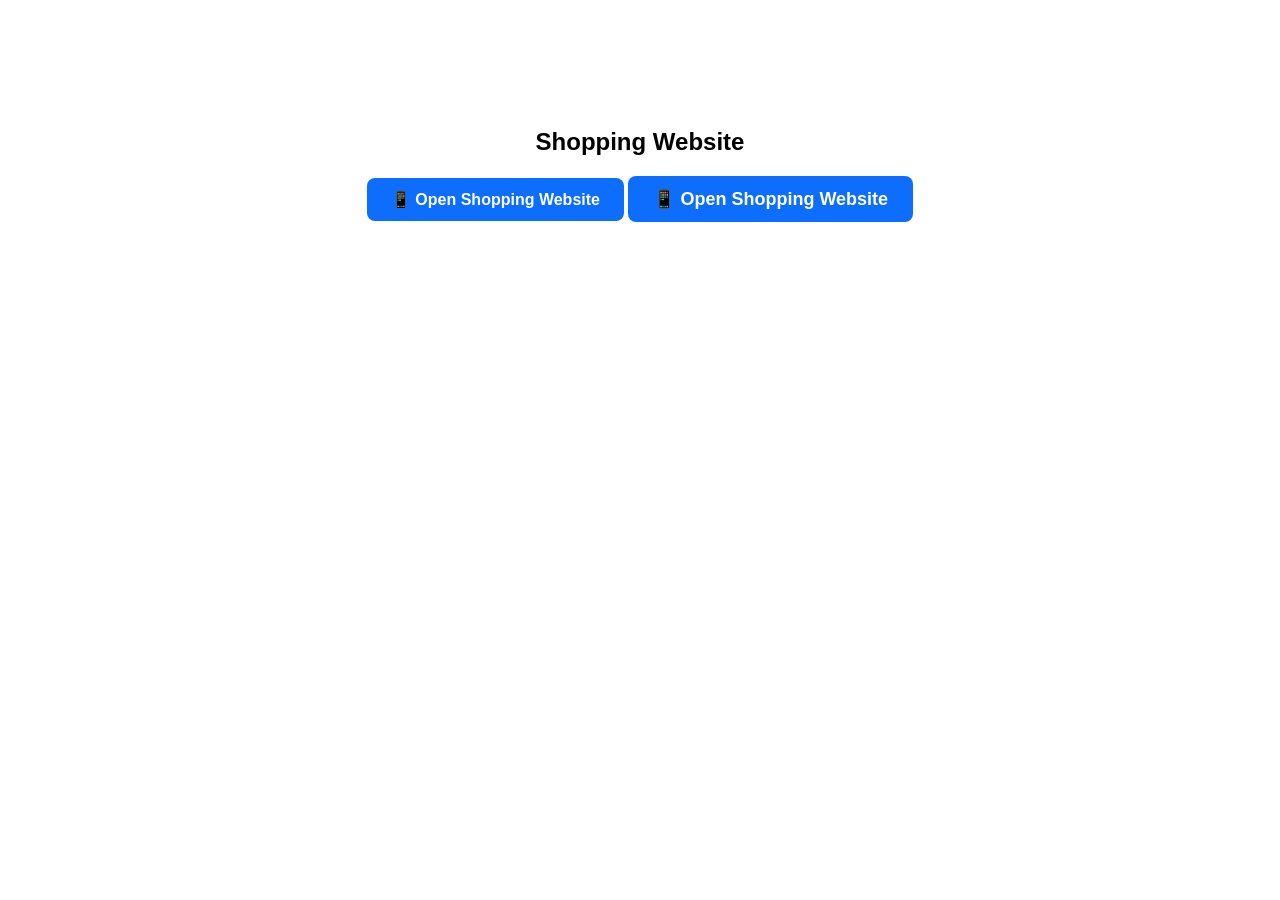
<file: open-website.html>
<!DOCTYPE html>
<html lang="en">
<head>
    <meta charset="UTF-8">
    <meta name="viewport" content="width=device-width, initial-scale=1.0">
    <title>Open Shopping Website</title>
</head>

<body style="text-align:center; padding-top:100px; font-family:Arial;">

    <h2>Shopping Website</h2>

    <a href="http://192.168.1.10:8000" target="_blank"
       style="
          display:inline-block;
          padding:12px 24px;
          background:#0d6efd;
          color:white;
          text-decoration:none;
          border-radius:8px;
          font-weight:bold;
       ">
       📱 Open Shopping Website
    </a>

</body>
</html>
<a href="http://192.168.1.10:8000" target="_blank"
   style="
       display:inline-block;
       padding:12px 25px;
       background:#0d6efd;
       color:white;
       text-decoration:none;
       border-radius:8px;
       font-size:18px;
       font-weight:bold;
   ">
   📱 Open Shopping Website
</a>
</file>
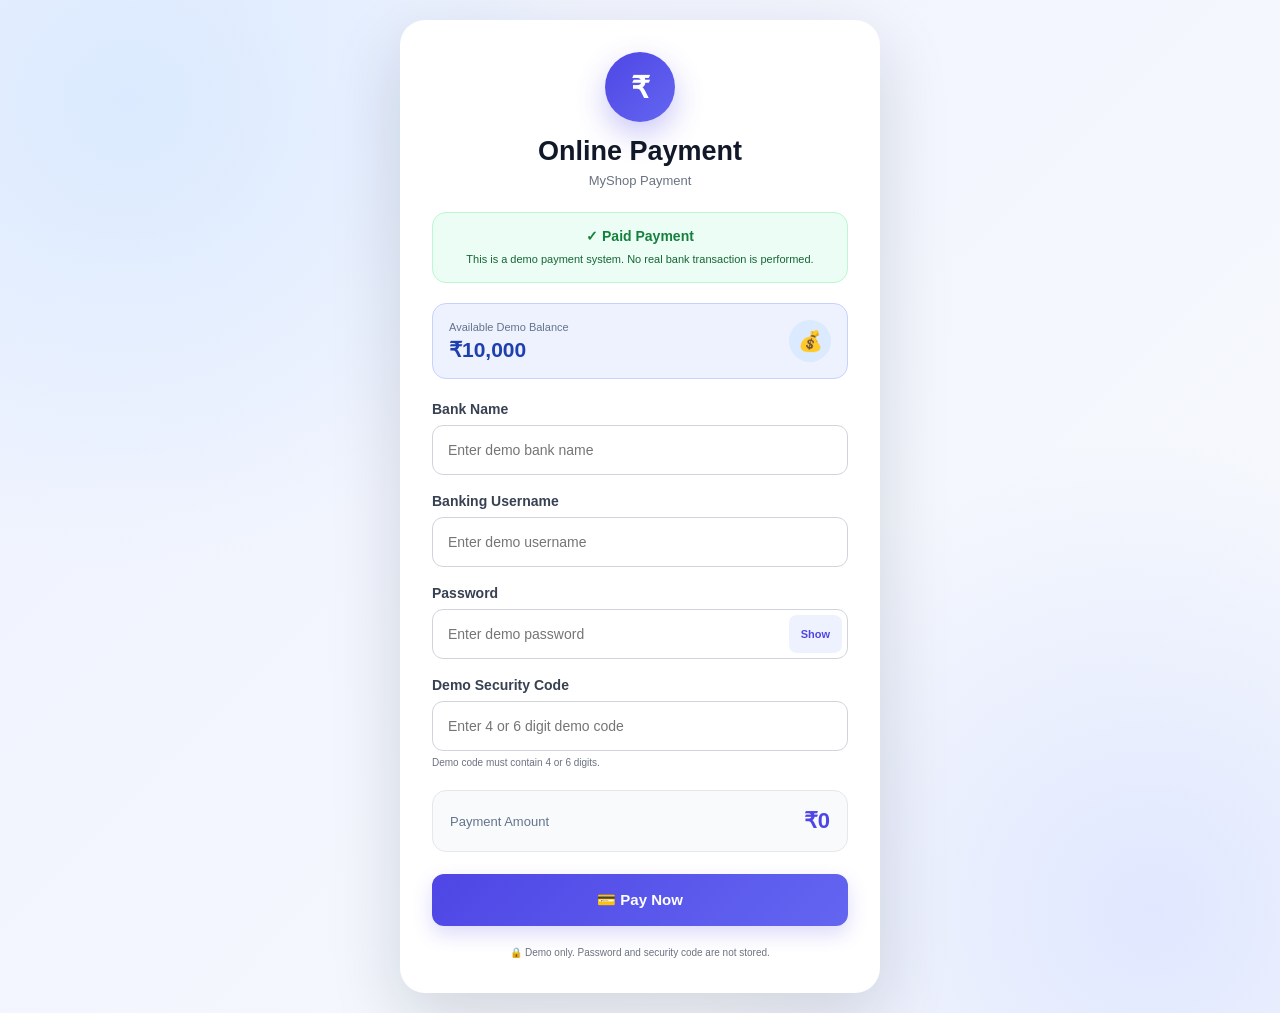
<file: payment-demo.html>
<!DOCTYPE html>
<html lang="en">
<head>
<meta charset="UTF-8">
<meta name="viewport" content="width=device-width, initial-scale=1.0">

<title>MyShop | Payment</title>

<style>
*{
    margin:0;
    padding:0;
    box-sizing:border-box;
}

body{
    min-height:100vh;
    font-family:Arial,Helvetica,sans-serif;
    display:flex;
    justify-content:center;
    align-items:center;
    padding:20px;

    background:
        radial-gradient(circle at 10% 10%,#dbeafe,transparent 32%),
        radial-gradient(circle at 90% 90%,#e0e7ff,transparent 32%),
        linear-gradient(135deg,#eef2ff,#f8fafc);

    color:#111827;
}

.payment-container{
    width:100%;
    max-width:480px;
}

.payment-card{
    background:#fff;
    padding:32px;
    border-radius:25px;

    box-shadow:
        0 25px 70px rgba(15,23,42,.15);

    animation:cardIn .6s ease;
}

@keyframes cardIn{
    from{
        opacity:0;
        transform:translateY(30px) scale(.95);
    }
    to{
        opacity:1;
        transform:translateY(0) scale(1);
    }
}

/* HEADER */

.payment-header{
    text-align:center;
    margin-bottom:24px;
}

.payment-icon{
    width:70px;
    height:70px;
    margin:auto;
    margin-bottom:14px;

    display:flex;
    align-items:center;
    justify-content:center;

    border-radius:50%;

    background:
        linear-gradient(135deg,#4f46e5,#6366f1);

    color:white;
    font-size:30px;
    font-weight:bold;

    box-shadow:
        0 12px 30px rgba(79,70,229,.3);

    animation:pulse 2s infinite;
}

@keyframes pulse{
    0%,100%{
        transform:scale(1);
    }

    50%{
        transform:scale(1.08);
    }
}

.payment-header h1{
    font-size:27px;
    margin-bottom:6px;
}

.payment-header p{
    color:#6b7280;
    font-size:13px;
}

/* WARNING */

.paid-warning{
    padding:15px;
    margin-bottom:20px;

    text-align:center;

    border-radius:14px;

    background:#ecfdf5;
    border:1px solid #bbf7d0;
}

.paid-warning strong{
    display:block;
    color:#15803d;
    font-size:14px;
    margin-bottom:5px;
}

.paid-warning span{
    color:#166534;
    font-size:11px;
}

/* BALANCE */

.balance-box{
    display:flex;
    justify-content:space-between;
    align-items:center;

    padding:16px;
    margin-bottom:22px;

    border-radius:14px;

    background:#eef2ff;
    border:1px solid #c7d2fe;
}

.balance-left span{
    display:block;
    color:#64748b;
    font-size:11px;
    margin-bottom:5px;
}

.balance-left strong{
    font-size:21px;
    color:#1e40af;
}

.balance-icon{
    width:42px;
    height:42px;

    display:flex;
    justify-content:center;
    align-items:center;

    border-radius:50%;
    background:#dbeafe;

    font-size:20px;
}

/* FORM */

.form-group{
    margin-bottom:18px;
}

.form-group label{
    display:block;
    margin-bottom:8px;

    color:#374151;
    font-size:14px;
    font-weight:bold;
}

.form-group input{
    width:100%;
    height:50px;

    padding:0 15px;

    border:1px solid #d1d5db;
    border-radius:11px;

    outline:none;

    font-size:14px;

    transition:.25s;
}

.form-group input:focus{
    border-color:#4f46e5;

    box-shadow:
        0 0 0 4px rgba(79,70,229,.1);

    transform:translateY(-1px);
}

.form-group input.error{
    border-color:#dc2626;
    background:#fff7f7;

    animation:shake .3s;
}

@keyframes shake{
    25%{
        transform:translateX(-5px);
    }

    50%{
        transform:translateX(5px);
    }

    75%{
        transform:translateX(-3px);
    }
}

.form-group small{
    display:block;
    margin-top:6px;

    color:#6b7280;
    font-size:10px;
}

/* PASSWORD */

.password-box{
    position:relative;
}

.password-box input{
    padding-right:75px;
}

.show-btn{
    position:absolute;

    right:6px;
    top:6px;

    height:38px;

    padding:0 12px;

    border:none;
    border-radius:8px;

    background:#eef2ff;
    color:#4f46e5;

    font-weight:bold;
    font-size:11px;

    cursor:pointer;
}

/* AMOUNT */

.amount-box{
    display:flex;
    justify-content:space-between;
    align-items:center;

    padding:17px;
    margin:22px 0;

    border-radius:14px;

    background:#f8fafc;
    border:1px solid #e5e7eb;
}

.amount-box span{
    color:#64748b;
    font-size:13px;
}

.amount-box strong{
    color:#4f46e5;
    font-size:22px;
}

/* PAY BUTTON */

.pay-button{
    width:100%;
    height:52px;

    border:none;
    border-radius:12px;

    background:
        linear-gradient(135deg,#4f46e5,#6366f1);

    color:white;

    font-size:15px;
    font-weight:bold;

    cursor:pointer;

    box-shadow:
        0 8px 20px rgba(79,70,229,.2);

    transition:.3s;
}

.pay-button:hover{
    transform:translateY(-2px);

    box-shadow:
        0 13px 28px rgba(79,70,229,.3);
}

.pay-button:disabled{
    opacity:.7;
    cursor:not-allowed;
    transform:none;
}

/* LOADING */

.loading{
    display:none;

    text-align:center;

    margin-top:14px;

    color:#4f46e5;

    font-size:12px;
    font-weight:bold;
}

/* SECURITY */

.security-note{
    margin-top:18px;

    text-align:center;

    color:#6b7280;

    font-size:10px;
    line-height:1.7;
}


/* =====================================================
   PAYMENT ANIMATION POPUP
===================================================== */

.payment-overlay{
    position:fixed;

    inset:0;

    z-index:9999;

    display:none;

    justify-content:center;
    align-items:center;

    padding:20px;

    background:rgba(15,23,42,.65);

    backdrop-filter:blur(8px);
}

.payment-overlay.show{
    display:flex;

    animation:overlayIn .3s ease;
}

@keyframes overlayIn{
    from{
        opacity:0;
    }

    to{
        opacity:1;
    }
}


/* ANIMATION CARD */

.animation-card{
    width:min(380px,100%);

    padding:35px 25px;

    text-align:center;

    background:white;

    border-radius:27px;

    box-shadow:
        0 30px 80px rgba(0,0,0,.3);

    animation:popup .5s cubic-bezier(.2,.8,.2,1);
}

@keyframes popup{

    from{
        opacity:0;
        transform:scale(.7) translateY(30px);
    }

    to{
        opacity:1;
        transform:scale(1) translateY(0);
    }
}


/* LOADER */

.loader-circle{
    width:90px;
    height:90px;

    margin:0 auto 20px;

    border-radius:50%;

    border:7px solid #e0e7ff;

    border-top-color:#4f46e5;
    border-right-color:#6366f1;

    animation:rotate 1s linear infinite;
}

@keyframes rotate{
    to{
        transform:rotate(360deg);
    }
}


/* SUCCESS CIRCLE */

.success-circle{
    display:none;

    width:90px;
    height:90px;

    margin:0 auto 20px;

    border-radius:50%;

    justify-content:center;
    align-items:center;

    background:#22c55e;

    color:white;

    font-size:50px;
    font-weight:bold;

    box-shadow:
        0 12px 35px rgba(34,197,94,.35);
}

.animation-card.success .loader-circle{
    display:none;
}

.animation-card.success .success-circle{
    display:flex;

    animation:successPop .6s cubic-bezier(.2,1.5,.4,1);
}

@keyframes successPop{

    0%{
        opacity:0;
        transform:scale(.2);
    }

    70%{
        transform:scale(1.15);
    }

    100%{
        opacity:1;
        transform:scale(1);
    }
}


/* TEXT */

.animation-card h2{
    font-size:22px;
    margin-bottom:8px;
}

.animation-card p{
    color:#64748b;
    font-size:13px;
    line-height:1.6;
}


/* PROGRESS */

.progress{
    width:100%;
    height:7px;

    margin-top:20px;

    overflow:hidden;

    border-radius:20px;

    background:#e5e7eb;
}

.progress-bar{
    width:0;
    height:100%;

    border-radius:20px;

    background:
        linear-gradient(
            90deg,
            #4f46e5,
            #6366f1,
            #22c55e
        );
}

.payment-overlay.show .progress-bar{
    animation:progress 2s linear forwards;
}

@keyframes progress{
    from{
        width:0;
    }

    to{
        width:100%;
    }
}


/* SUCCESS DETAILS */

.success-details{
    display:none;

    margin-top:16px;

    padding:12px;

    border-radius:12px;

    background:#ecfdf5;

    color:#15803d;

    font-size:12px;
    font-weight:bold;
}

.animation-card.success .success-details{
    display:block;

    animation:detailsIn .5s ease;
}

@keyframes detailsIn{
    from{
        opacity:0;
        transform:translateY(10px);
    }

    to{
        opacity:1;
        transform:translateY(0);
    }
}


/* MOBILE */

@media(max-width:600px){

    body{
        padding:12px;
    }

    .payment-card{
        padding:22px;
        border-radius:20px;
    }

    .payment-header h1{
        font-size:23px;
    }

    .payment-icon{
        width:57px;
        height:57px;
        font-size:25px;
    }

    .amount-box strong{
        font-size:19px;
    }
}

@media(max-width:380px){

    .payment-card{
        padding:18px;
    }

    .payment-header h1{
        font-size:21px;
    }
}
</style>
</head>


<body>

<!-- =====================================================
     PAYMENT CARD
===================================================== -->

<div class="payment-container">

    <div class="payment-card">

        <div class="payment-header">

            <div class="payment-icon">
                ₹
            </div>

            <h1>
                Online Payment
            </h1>

            <p>
                MyShop Payment
            </p>

        </div>


        <div class="paid-warning">

            <strong>
                ✓ Paid Payment
            </strong>

            <span>
                This is a demo payment system.
                No real bank transaction is performed.
            </span>

        </div>


        <div class="balance-box">

            <div class="balance-left">

                <span>
                    Available Demo Balance
                </span>

                <strong>
                    ₹10,000
                </strong>

            </div>

            <div class="balance-icon">
                💰
            </div>

        </div>


        <div class="form-group">

            <label>
                Bank Name
            </label>

            <input
                type="text"
                id="bankName"
                placeholder="Enter demo bank name"
                autocomplete="off"
            >

        </div>


        <div class="form-group">

            <label>
                Banking Username
            </label>

            <input
                type="text"
                id="username"
                placeholder="Enter demo username"
                autocomplete="off"
            >

        </div>


        <div class="form-group">

            <label>
                Password
            </label>

            <div class="password-box">

                <input
                    type="password"
                    id="password"
                    placeholder="Enter demo password"
                    autocomplete="off"
                >

                <button
                    type="button"
                    id="showPassword"
                    class="show-btn">

                    Show

                </button>

            </div>

        </div>


        <div class="form-group">

            <label>
                Demo Security Code
            </label>

            <input
                type="password"
                id="pin"
                placeholder="Enter 4 or 6 digit demo code"
                maxlength="6"
                inputmode="numeric"
                autocomplete="off"
            >

            <small>
                Demo code must contain 4 or 6 digits.
            </small>

        </div>


        <div class="amount-box">

            <span>
                Payment Amount
            </span>

            <strong id="amount">
                ₹0
            </strong>

        </div>


        <button
            type="button"
            id="payButton"
            class="pay-button">

            💳 Pay Now

        </button>


        <div
            id="loading"
            class="loading">

            Processing Payment...

        </div>


        <p class="security-note">

            🔒 Demo only.
            Password and security code are not stored.

        </p>

    </div>

</div>


<!-- =====================================================
     PAYMENT ANIMATION
===================================================== -->

<div
    id="paymentOverlay"
    class="payment-overlay">

    <div
        id="animationCard"
        class="animation-card">


        <!-- LOADING CIRCLE -->

        <div class="loader-circle"></div>


        <!-- SUCCESS CIRCLE -->

        <div class="success-circle">
            ✓
        </div>


        <h2 id="animationTitle">
            Processing Payment
        </h2>


        <p id="animationText">
            Verifying your demo payment...
        </p>


        <!-- PROGRESS BAR -->

        <div class="progress">

            <div class="progress-bar"></div>

        </div>


        <!-- SUCCESS DETAILS -->

        <div class="success-details">

            ✓ Payment completed successfully

            <br>

            Your order is being created...

        </div>

    </div>

</div>


<script>

/* =====================================================
   ELEMENTS
===================================================== */

const bankName =
    document.getElementById("bankName");

const username =
    document.getElementById("username");

const password =
    document.getElementById("password");

const pin =
    document.getElementById("pin");

const payButton =
    document.getElementById("payButton");

const loading =
    document.getElementById("loading");

const showPassword =
    document.getElementById("showPassword");

const amount =
    document.getElementById("amount");


const paymentOverlay =
    document.getElementById("paymentOverlay");

const animationCard =
    document.getElementById("animationCard");

const animationTitle =
    document.getElementById("animationTitle");

const animationText =
    document.getElementById("animationText");


/* =====================================================
   GET CART TOTAL
===================================================== */

let totalAmount = 0;

try{

    const checkoutData =
        JSON.parse(
            localStorage.getItem(
                "checkoutData"
            ) || "null"
        );


    const cart =
        JSON.parse(
            localStorage.getItem(
                "cart"
            ) || "[]"
        );


    if(
        checkoutData &&
        typeof checkoutData.total === "number"
    ){

        totalAmount =
            checkoutData.total;

    }

    else{

        totalAmount =
            cart.reduce(
                function(total,item){

                    return total +

                        Number(
                            item.price || 0
                        )

                        *

                        Number(
                            item.quantity || 1
                        );

                },
                0
            );

    }

}

catch(error){

    console.log(
        "Cart data not available."
    );

}


/* SHOW AMOUNT */

amount.textContent =
    "₹" +
    totalAmount.toLocaleString("en-IN");


/* =====================================================
   SHOW PASSWORD
===================================================== */

showPassword.addEventListener(
    "click",
    function(){

        if(
            password.type === "password"
        ){

            password.type = "text";

            showPassword.textContent =
                "Hide";

        }

        else{

            password.type =
                "password";

            showPassword.textContent =
                "Show";

        }

    }
);


/* =====================================================
   PIN ONLY NUMBERS
===================================================== */

pin.addEventListener(
    "input",
    function(){

        this.value =
            this.value.replace(
                /\D/g,
                ""
            );

    }
);


/* =====================================================
   PAY BUTTON
===================================================== */

payButton.addEventListener(
    "click",
    function(){

        /* REMOVE OLD ERRORS */

        bankName.classList.remove(
            "error"
        );

        username.classList.remove(
            "error"
        );

        password.classList.remove(
            "error"
        );

        pin.classList.remove(
            "error"
        );


        /* VALIDATION */

        let valid = true;


        if(
            bankName.value.trim() === ""
        ){

            bankName.classList.add(
                "error"
            );

            valid = false;

        }


        if(
            username.value.trim() === ""
        ){

            username.classList.add(
                "error"
            );

            valid = false;

        }


        if(
            password.value.trim() === ""
        ){

            password.classList.add(
                "error"
            );

            valid = false;

        }


        if(
            !/^\d{4}$|^\d{6}$/.test(
                pin.value
            )
        ){

            pin.classList.add(
                "error"
            );

            valid = false;

        }


        /* VALIDATION ERROR */

        if(!valid){

            alert(
                "Please complete all demo payment fields."
            );

            return;

        }


        /* =================================================
           START PAYMENT ANIMATION
        ================================================= */

        payButton.disabled = true;

        payButton.textContent =
            "Processing...";

        loading.style.display =
            "block";


        animationCard.classList.remove(
            "success"
        );


        animationTitle.textContent =
            "Processing Payment";


        animationText.textContent =
            "Verifying your demo payment...";


        paymentOverlay.classList.add(
            "show"
        );


        /* =================================================
           DEMO PAYMENT ID
        ================================================= */

        const paymentId =
            "DEMO-" +
            Date.now();


        /* =================================================
           SAVE DEMO STATUS
        ================================================= */

        localStorage.setItem(
            "paymentStatus",
            "success"
        );

        localStorage.setItem(
            "EnterPaymentId",
            paymentId
        );

        localStorage.setItem(
            "paymentBank",
            bankName.value.trim()
        );

        localStorage.setItem(
            "paymentAmount",
            totalAmount
        );


        /* =================================================
           ANIMATION STEP 2
        ================================================= */

        setTimeout(
            function(){

                animationText.textContent =
                    "Confirming payment...";

            },
            700
        );


        /* =================================================
           SUCCESS ANIMATION
        ================================================= */

        setTimeout(
            function(){

                animationCard.classList.add(
                    "success"
                );


                animationTitle.textContent =
                    "Payment Successful!";


                animationText.textContent =
                    "Your demo payment has been completed successfully.";


                payButton.textContent =
                    "✓ Payment Successful";


            },
            2000
        );


        /* =================================================
           REDIRECT
        ================================================= */

        setTimeout(
            function(){

                window.location.href =
                    "success.html";

            },
            3500
        );

    }
);

</script>

</body>
</html>
</file>
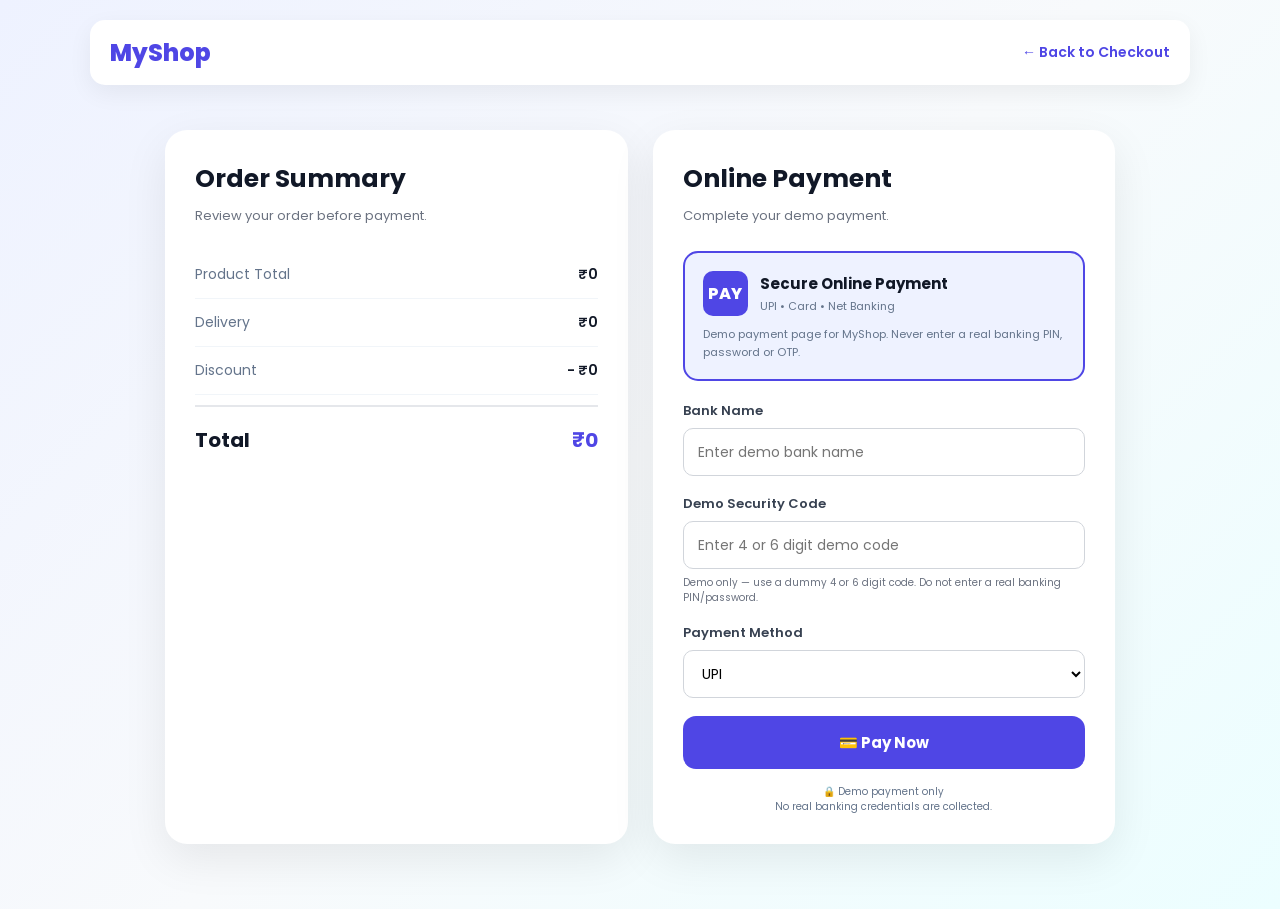
<file: payment.html>
<!DOCTYPE html>
<html lang="en">

<head>

    <meta charset="UTF-8">

    <meta name="viewport"
          content="width=device-width, initial-scale=1.0">

    <title>Payment | MyShop</title>


    <!-- Google Font -->

    <link rel="preconnect"
          href="https://fonts.googleapis.com">

    <link rel="preconnect"
          href="https://fonts.gstatic.com"
          crossorigin>

    <link href="https://fonts.googleapis.com/css2?family=Poppins:wght@400;500;600;700;800&display=swap"
          rel="stylesheet">


    <style>

        /* =========================================
           RESET
        ========================================= */

        * {
            margin: 0;
            padding: 0;
            box-sizing: border-box;
        }


        /* =========================================
           BODY
        ========================================= */

        body {

            font-family: "Poppins", sans-serif;

            min-height: 100vh;

            background:
                linear-gradient(
                    135deg,
                    #eef2ff,
                    #f8fafc,
                    #ecfeff
                );

            color: #111827;

            padding: 20px;
        }


        /* =========================================
           NAVBAR
        ========================================= */

        .navbar {

            max-width: 1100px;

            margin: auto;

            min-height: 65px;

            padding: 0 20px;

            background: #ffffff;

            border-radius: 15px;

            display: flex;

            align-items: center;

            justify-content: space-between;

            box-shadow:
                0 8px 25px rgba(0,0,0,0.06);
        }


        .logo {

            color: #4f46e5;

            font-size: 24px;

            font-weight: 800;

            text-decoration: none;
        }


        .back {

            color: #4f46e5;

            text-decoration: none;

            font-size: 14px;

            font-weight: 600;
        }


        .back:hover {

            text-decoration: underline;
        }


        /* =========================================
           MAIN CONTAINER
        ========================================= */

        .payment-container {

            max-width: 950px;

            margin: 45px auto;

            display: grid;

            grid-template-columns: 1fr 1fr;

            gap: 25px;
        }


        /* =========================================
           CARD
        ========================================= */

        .payment-card {

            background: #ffffff;

            border-radius: 22px;

            padding: 30px;

            box-shadow:
                0 15px 45px rgba(0,0,0,0.08);
        }


        .payment-card h1 {

            font-size: 25px;

            margin-bottom: 8px;
        }


        .subtitle {

            color: #6b7280;

            font-size: 13px;

            margin-bottom: 25px;
        }


        /* =========================================
           SUMMARY
        ========================================= */

        .summary-row {

            display: flex;

            justify-content: space-between;

            padding: 13px 0;

            border-bottom:
                1px solid #f1f5f9;

            font-size: 14px;
        }


        .summary-row span:first-child {

            color: #64748b;
        }


        .summary-row span:last-child {

            font-weight: 600;
        }


        .total {

            margin-top: 10px;

            padding-top: 18px;

            border-top:
                2px solid #e5e7eb;

            display: flex;

            justify-content: space-between;

            font-size: 20px;

            font-weight: 700;
        }


        .total-price {

            color: #4f46e5;
        }


        /* =========================================
           PAYMENT METHOD BOX
        ========================================= */

        .payment-method {

            border:
                2px solid #4f46e5;

            background: #eef2ff;

            border-radius: 15px;

            padding: 18px;

            margin: 20px 0;
        }


        .payment-method-title {

            display: flex;

            align-items: center;

            gap: 12px;
        }


        .payment-logo {

            width: 45px;

            height: 45px;

            border-radius: 10px;

            background: #4f46e5;

            color: white;

            display: flex;

            align-items: center;

            justify-content: center;

            font-weight: 800;
        }


        .payment-method-title strong {

            display: block;

            font-size: 15px;
        }


        .payment-method-title small {

            display: block;

            color: #64748b;

            font-size: 11px;

            margin-top: 3px;
        }


        .payment-method p {

            color: #64748b;

            font-size: 11px;

            margin-top: 10px;

            line-height: 1.6;
        }


        /* =========================================
           FORM
        ========================================= */

        .form-group {

            margin-bottom: 18px;
        }


        .form-group label {

            display: block;

            margin-bottom: 7px;

            font-size: 13px;

            font-weight: 600;

            color: #374151;
        }


        .form-group input,
        .form-group select {

            width: 100%;

            height: 48px;

            padding: 0 14px;

            border:
                1px solid #d1d5db;

            border-radius: 10px;

            outline: none;

            font-family: inherit;

            font-size: 14px;

            background: white;

            transition: 0.2s;
        }


        .form-group input:focus,
        .form-group select:focus {

            border-color: #4f46e5;

            box-shadow:
                0 0 0 3px
                rgba(79,70,229,0.10);
        }


        .field-note {

            display: block;

            margin-top: 6px;

            color: #6b7280;

            font-size: 10px;

            line-height: 1.5;
        }


        /* =========================================
           ERROR
        ========================================= */

        .input-error {

            border-color: #ef4444 !important;

            background: #fff5f5 !important;
        }


        /* =========================================
           PAY BUTTON
        ========================================= */

        .pay-btn {

            width: 100%;

            border: none;

            border-radius: 13px;

            background: #4f46e5;

            color: white;

            padding: 15px;

            font-family: inherit;

            font-size: 15px;

            font-weight: 700;

            cursor: pointer;

            transition: 0.3s;
        }


        .pay-btn:hover {

            background: #4338ca;

            transform: translateY(-2px);

            box-shadow:
                0 10px 25px
                rgba(79,70,229,0.25);
        }


        .pay-btn:disabled {

            opacity: 0.6;

            cursor: not-allowed;

            transform: none;
        }


        /* =========================================
           SECURITY MESSAGE
        ========================================= */

        .secure {

            text-align: center;

            color: #64748b;

            font-size: 10px;

            margin-top: 15px;

            line-height: 1.5;
        }


        /* =========================================
           SUCCESS MESSAGE
        ========================================= */

        .success-message {

            display: none;

            margin-top: 15px;

            padding: 12px;

            border-radius: 10px;

            background: #ecfdf5;

            color: #047857;

            text-align: center;

            font-size: 13px;

            font-weight: 600;
        }


        /* =========================================
           MOBILE
        ========================================= */

        @media (max-width: 700px) {

            body {

                padding: 12px;
            }


            .navbar {

                min-height: 58px;

                padding: 0 15px;
            }


            .logo {

                font-size: 21px;
            }


            .back {

                font-size: 12px;
            }


            .payment-container {

                grid-template-columns: 1fr;

                margin: 25px auto;
            }


            .payment-card {

                padding: 22px;

                border-radius: 18px;
            }


            .payment-card h1 {

                font-size: 22px;
            }
        }


        @media (max-width: 400px) {

            .payment-card {

                padding: 18px;
            }


            .summary-row {

                font-size: 13px;
            }


            .total {

                font-size: 18px;
            }

        }

    </style>

</head>


<body>


    <!-- =========================================
         NAVBAR
    ========================================= -->

    <nav class="navbar">

        <a href="index.html"
           class="logo">

            MyShop

        </a>


        <a href="checkout.html"
           class="back">

            ← Back to Checkout

        </a>

    </nav>



    <!-- =========================================
         MAIN
    ========================================= -->

    <main class="payment-container">


        <!-- =====================================
             ORDER SUMMARY
        ===================================== -->

        <section class="payment-card">

            <h1>
                Order Summary
            </h1>


            <p class="subtitle">

                Review your order before payment.

            </p>


            <div class="summary-row">

                <span>
                    Product Total
                </span>

                <span id="productTotal">
                    ₹0
                </span>

            </div>


            <div class="summary-row">

                <span>
                    Delivery
                </span>

                <span>
                    ₹0
                </span>

            </div>


            <div class="summary-row">

                <span>
                    Discount
                </span>

                <span id="discount">
                    ₹0
                </span>

            </div>


            <div class="total">

                <span>
                    Total
                </span>

                <span
                    id="totalPrice"
                    class="total-price">

                    ₹0

                </span>

            </div>

        </section>



        <!-- =====================================
             PAYMENT CARD
        ===================================== -->

        <section class="payment-card">

            <h1>
                Online Payment
            </h1>


            <p class="subtitle">

                Complete your demo payment.

            </p>


            <!-- Payment information -->

            <div class="payment-method">

                <div class="payment-method-title">

                    <div class="payment-logo">
                        PAY
                    </div>


                    <div>

                        <strong>
                            Secure Online Payment
                        </strong>

                        <small>
                            UPI • Card • Net Banking
                        </small>

                    </div>

                </div>


                <p>

                    Demo payment page for MyShop.
                    Never enter a real banking PIN,
                    password or OTP.

                </p>

            </div>



            <!-- =================================
                 BANK NAME
            ================================= -->

            <div class="form-group">

                <label for="bankName">

                    Bank Name

                </label>


                <input
                    type="text"
                    id="bankName"
                    placeholder="Enter demo bank name"
                    autocomplete="off"
                >

            </div>



            <!-- =================================
                 DEMO SECURITY CODE
            ================================= -->

            <div class="form-group">

                <label for="securityCode">

                    Demo Security Code

                </label>


                <input
                    type="password"
                    id="securityCode"
                    placeholder="Enter 4 or 6 digit demo code"
                    maxlength="6"
                    inputmode="numeric"
                    autocomplete="off"
                >


                <small class="field-note">

                    Demo only — use a dummy 4 or 6 digit code.
                    Do not enter a real banking PIN/password.

                </small>

            </div>



            <!-- =================================
                 PAYMENT METHOD
            ================================= -->

            <div class="form-group">

                <label for="paymentMethod">

                    Payment Method

                </label>


                <select id="paymentMethod">

                    <option value="upi">
                        UPI
                    </option>

                    <option value="card">
                        Card
                    </option>

                    <option value="netbanking">
                        Net Banking
                    </option>

                    <option value="demo">
                        Demo Payment
                    </option>

                </select>

            </div>



            <!-- =================================
                 PAY BUTTON
            ================================= -->

            <button
                type="button"
                class="pay-btn"
                id="payButton"
                onclick="makePayment()">

                💳 Pay Now

            </button>


            <!-- Success message -->

            <div
                id="successMessage"
                class="success-message">

                Payment Successful! Redirecting...

            </div>


            <div class="secure">

                🔒 Demo payment only
                <br>

                No real banking credentials are collected.

            </div>

        </section>

    </main>



    <!-- =========================================
         JAVASCRIPT
         Everything is inside this HTML file
    ========================================= -->

    <script>


        /* =========================================
           GET CHECKOUT DATA
        ========================================= */

        const checkoutData =
            JSON.parse(
                localStorage.getItem(
                    "checkoutData"
                ) || "null"
            );


        const cart =
            JSON.parse(
                localStorage.getItem(
                    "cart"
                ) || "[]"
            );



        /* =========================================
           CALCULATE PRODUCT TOTAL
        ========================================= */

        let productTotal = 0;


        if (
            checkoutData &&
            typeof checkoutData.subtotal === "number"
        ) {

            productTotal =
                checkoutData.subtotal;

        }

        else {

            productTotal =
                cart.reduce(
                    function(total, item) {

                        return total +
                            Number(
                                item.price || 0
                            ) *
                            Number(
                                item.quantity || 1
                            );

                    },
                    0
                );

        }



        /* =========================================
           DISCOUNT
        ========================================= */

        let discount = 0;


        if (
            checkoutData &&
            typeof checkoutData.discount === "number"
        ) {

            discount =
                checkoutData.discount;

        }



        /* =========================================
           TOTAL
        ========================================= */

        let total = 0;


        if (
            checkoutData &&
            typeof checkoutData.total === "number"
        ) {

            total =
                checkoutData.total;

        }

        else {

            total =
                productTotal -
                discount;

        }



        /* =========================================
           DISPLAY TOTAL
        ========================================= */

        document.getElementById(
            "productTotal"
        ).textContent =
            "₹" +
            productTotal.toLocaleString(
                "en-IN"
            );


        document.getElementById(
            "discount"
        ).textContent =
            "- ₹" +
            discount.toLocaleString(
                "en-IN"
            );


        document.getElementById(
            "totalPrice"
        ).textContent =
            "₹" +
            total.toLocaleString(
                "en-IN"
            );



        /* Save total */

        localStorage.setItem(
            "cartTotal",
            total
        );



        /* =========================================
           SECURITY CODE
           ONLY NUMBERS
        ========================================= */

        const securityInput =
            document.getElementById(
                "securityCode"
            );


        securityInput.addEventListener(
            "input",
            function() {

                this.value =
                    this.value.replace(
                        /\D/g,
                        ""
                    );

            }
        );



        /* =========================================
           PAYMENT FUNCTION
        ========================================= */

        function makePayment() {


            const bankName =
                document
                    .getElementById(
                        "bankName"
                    )
                    .value
                    .trim();


            const securityCode =
                document
                    .getElementById(
                        "securityCode"
                    )
                    .value
                    .trim();


            const paymentMethod =
                document
                    .getElementById(
                        "paymentMethod"
                    )
                    .value;


            const bankInput =
                document.getElementById(
                    "bankName"
                );


            const payButton =
                document.getElementById(
                    "payButton"
                );


            const successMessage =
                document.getElementById(
                    "successMessage"
                );



            /* =====================================
               EMPTY CART
            ===================================== */

            if (total <= 0) {

                alert(
                    "Your cart is empty. Please add a product first."
                );

                return;
            }



            /* =====================================
               BANK NAME VALIDATION
            ===================================== */

            if (bankName === "") {

                bankInput.classList.add(
                    "input-error"
                );

                alert(
                    "Please enter demo bank name."
                );

                bankInput.focus();

                return;
            }


            bankInput.classList.remove(
                "input-error"
            );



            /* =====================================
               4 OR 6 DIGIT DEMO CODE
            ===================================== */

            if (
                !/^\d{4}$|^\d{6}$/.test(
                    securityCode
                )
            ) {

                securityInput.classList.add(
                    "input-error"
                );

                alert(
                    "Please enter a 4 or 6 digit demo security code."
                );

                securityInput.focus();

                return;
            }


            securityInput.classList.remove(
                "input-error"
            );



            /* =====================================
               PROCESSING
            ===================================== */

            payButton.disabled = true;

            payButton.textContent =
                "Processing Payment...";



            /* =====================================
               DEMO PAYMENT
            ===================================== */

            setTimeout(
                function() {


                    /*
                     * We deliberately DO NOT
                     * save the security code.
                     */


                    localStorage.setItem(
                        "paymentStatus",
                        "success"
                    );


                    localStorage.setItem(
                        "paymentMethod",
                        paymentMethod
                    );


                    localStorage.setItem(
                        "paymentBank",
                        bankName
                    );


                    localStorage.setItem(
                        "paymentAmount",
                        total
                    );


                    /* Generate demo payment ID */

                    const paymentId =
                        "PAY" +
                        Date.now();


                    localStorage.setItem(
                        "demoPaymentId",
                        paymentId
                    );



                    /* Show success */

                    successMessage.style.display =
                        "block";


                    payButton.textContent =
                        "✓ Payment Successful";


                    payButton.style.background =
                        "#16a34a";



                    /* Redirect */

                    setTimeout(
                        function() {

                            window.location.href =
                                "success.html";

                        },
                        1000
                    );


                },
                1500
            );

        }


    </script>


</body>

</html>
</file>
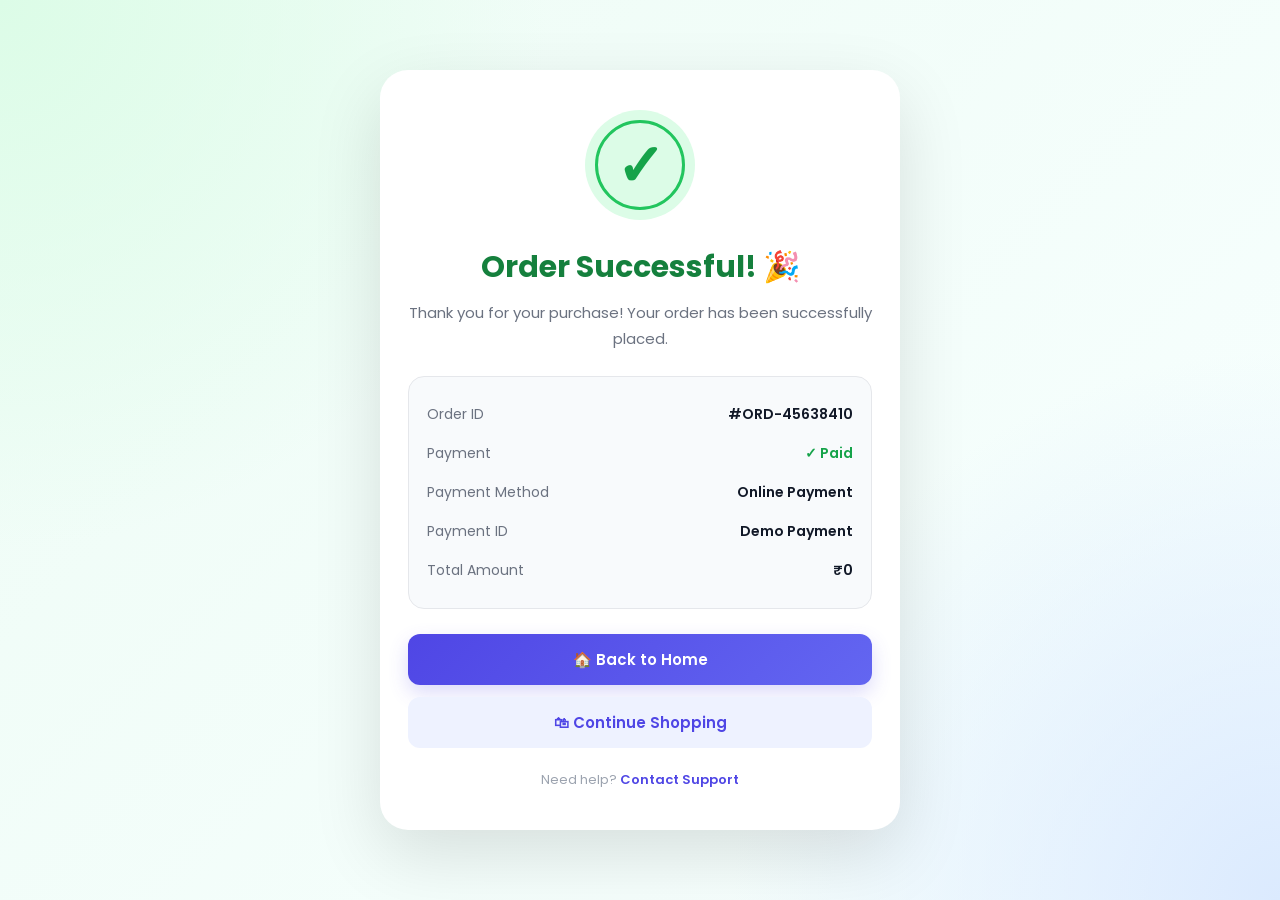
<file: success.html>
<!DOCTYPE html>
<html lang="en">

<head>

    <meta charset="UTF-8">

    <meta name="viewport"
          content="width=device-width, initial-scale=1.0">

    <title>Order Successful | MyShop</title>


    <!-- Google Font -->

    <link rel="preconnect"
          href="https://fonts.googleapis.com">

    <link rel="preconnect"
          href="https://fonts.gstatic.com"
          crossorigin>

    <link href="https://fonts.googleapis.com/css2?family=Poppins:wght@400;500;600;700;800&display=swap"
          rel="stylesheet">


    <style>

        /* =====================================================
           RESET
        ===================================================== */

        * {
            margin: 0;
            padding: 0;
            box-sizing: border-box;
        }


        /* =====================================================
           BODY
        ===================================================== */

        body {

            min-height: 100vh;

            display: flex;

            justify-content: center;

            align-items: center;

            padding: 20px;

            font-family: "Poppins", Arial, sans-serif;

            background:
                radial-gradient(
                    circle at top left,
                    #dcfce7,
                    transparent 35%
                ),
                radial-gradient(
                    circle at bottom right,
                    #dbeafe,
                    transparent 35%
                ),
                linear-gradient(
                    135deg,
                    #eefcf5,
                    #f8ffff
                );

            color: #1f2937;

            overflow-x: hidden;
        }


        /* =====================================================
           SUCCESS CONTAINER
        ===================================================== */

        .success-container {

            width: 100%;

            max-width: 520px;

            background: #ffffff;

            border-radius: 28px;

            padding: 40px 28px;

            text-align: center;

            box-shadow:
                0 25px 70px
                rgba(0, 0, 0, 0.12);

            animation:
                cardShow 0.7s ease;
        }


        @keyframes cardShow {

            from {

                opacity: 0;

                transform:
                    translateY(40px)
                    scale(0.95);
            }

            to {

                opacity: 1;

                transform:
                    translateY(0)
                    scale(1);
            }
        }


        /* =====================================================
           SUCCESS ICON
        ===================================================== */

        .success-icon {

            width: 110px;

            height: 110px;

            margin:
                0 auto 25px;

            border-radius: 50%;

            display: flex;

            align-items: center;

            justify-content: center;

            background: #dcfce7;

            position: relative;

            animation:
                successPop 0.8s
                cubic-bezier(
                    .2,
                    1.5,
                    .4,
                    1
                );
        }


        @keyframes successPop {

            0% {

                transform: scale(0);

                opacity: 0;
            }

            70% {

                transform: scale(1.15);

                opacity: 1;
            }

            100% {

                transform: scale(1);
            }
        }


        /* Outer circle */

        .success-icon::before {

            content: "";

            position: absolute;

            width: 84px;

            height: 84px;

            border-radius: 50%;

            border:
                3px solid #22c55e;

            animation:
                circlePulse 1.5s
                ease-out infinite;
        }


        @keyframes circlePulse {

            0% {

                transform: scale(1);

                opacity: 1;
            }

            100% {

                transform: scale(1.35);

                opacity: 0;
            }
        }


        /* Check */

        .check {

            font-size: 58px;

            color: #16a34a;

            font-weight: 700;

            z-index: 2;

            animation:
                checkShow 0.5s
                0.4s
                both;
        }


        @keyframes checkShow {

            from {

                opacity: 0;

                transform: scale(0.3);
            }

            to {

                opacity: 1;

                transform: scale(1);
            }
        }


        /* =====================================================
           HEADING
        ===================================================== */

        h1 {

            font-size: 30px;

            color: #15803d;

            margin-bottom: 10px;

            font-weight: 700;

            animation:
                textShow 0.6s
                0.3s
                both;
        }


        @keyframes textShow {

            from {

                opacity: 0;

                transform:
                    translateY(10px);
            }

            to {

                opacity: 1;

                transform:
                    translateY(0);
            }
        }


        /* =====================================================
           MESSAGE
        ===================================================== */

        .message {

            font-size: 15px;

            line-height: 1.7;

            color: #6b7280;

            margin-bottom: 25px;
        }


        /* =====================================================
           ORDER BOX
        ===================================================== */

        .order-box {

            background: #f8fafc;

            border:
                1px solid #e5e7eb;

            border-radius: 16px;

            padding: 18px;

            margin-bottom: 25px;

            text-align: left;

            animation:
                boxShow 0.6s
                0.5s
                both;
        }


        @keyframes boxShow {

            from {

                opacity: 0;

                transform:
                    translateY(15px);
            }

            to {

                opacity: 1;

                transform:
                    translateY(0);
            }
        }


        /* =====================================================
           ORDER ROW
        ===================================================== */

        .order-row {

            display: flex;

            justify-content:
                space-between;

            align-items: center;

            gap: 15px;

            padding: 9px 0;

            font-size: 14px;
        }


        .order-row span:first-child {

            color: #6b7280;
        }


        .order-row span:last-child {

            font-weight: 600;

            color: #111827;

            text-align: right;

            word-break: break-word;
        }


        /* Paid */

        .paid {

            color:
                #16a34a !important;
        }


        /* COD */

        .cod-confirmed {

            color:
                #2563eb !important;
        }


        /* =====================================================
           BUTTONS
        ===================================================== */

        .buttons {

            display: flex;

            flex-direction: column;

            gap: 12px;
        }


        .btn {

            width: 100%;

            border: none;

            border-radius: 12px;

            padding: 14px 20px;

            font-family: inherit;

            font-size: 15px;

            font-weight: 600;

            cursor: pointer;

            text-decoration: none;

            transition:
                transform 0.25s ease,
                box-shadow 0.25s ease,
                background 0.25s ease;
        }


        /* Home */

        .home-btn {

            background:
                linear-gradient(
                    135deg,
                    #4f46e5,
                    #6366f1
                );

            color: white;

            box-shadow:
                0 8px 20px
                rgba(
                    79,
                    70,
                    229,
                    0.20
                );
        }


        .home-btn:hover {

            transform:
                translateY(-3px);

            box-shadow:
                0 12px 28px
                rgba(
                    79,
                    70,
                    229,
                    0.30
                );
        }


        /* Continue Shopping */

        .orders-btn {

            background:
                #eef2ff;

            color:
                #4f46e5;
        }


        .orders-btn:hover {

            background:
                #e0e7ff;

            transform:
                translateY(-3px);
        }


        /* =====================================================
           CONTACT SUPPORT
        ===================================================== */

        .continue-text {

            margin-top: 22px;

            font-size: 13px;

            color: #9ca3af;
        }


        .continue-text a {

            color:
                #4f46e5;

            text-decoration:
                none;

            font-weight:
                600;
        }


        /* =====================================================
           CONFETTI
        ===================================================== */

        .confetti {

            position: fixed;

            width: 8px;

            height: 14px;

            top: -20px;

            animation:
                fall linear forwards;

            z-index: 0;

            pointer-events: none;
        }


        @keyframes fall {

            to {

                transform:
                    translateY(110vh)
                    rotate(720deg);

                opacity: 0;
            }
        }


        /* =====================================================
           MOBILE
        ===================================================== */

        @media (max-width: 600px) {

            body {

                padding: 15px;
            }


            .success-container {

                padding:
                    35px 20px;

                border-radius:
                    22px;
            }


            .success-icon {

                width: 95px;

                height: 95px;
            }


            .success-icon::before {

                width: 72px;

                height: 72px;
            }


            .check {

                font-size: 48px;
            }


            h1 {

                font-size: 25px;
            }


            .message {

                font-size: 14px;
            }


            .order-row {

                font-size: 13px;
            }

        }


        /* =====================================================
           SMALL MOBILE
        ===================================================== */

        @media (max-width: 380px) {

            .success-container {

                padding:
                    28px 17px;
            }


            h1 {

                font-size: 22px;
            }


            .success-icon {

                width: 85px;

                height: 85px;
            }


            .success-icon::before {

                width: 65px;

                height: 65px;
            }


            .check {

                font-size: 42px;
            }

        }

    </style>

</head>


<body>


    <!-- =====================================================
         SUCCESS CARD
    ===================================================== -->

    <div class="success-container">


        <!-- SUCCESS ICON -->

        <div class="success-icon">

            <div class="check">
                ✓
            </div>

        </div>


        <!-- TITLE -->

        <h1 id="successHeader">
            Order Successful! 🎉
        </h1>


        <!-- MESSAGE -->

        <p
            id="successMessage"
            class="message">

            Thank you for your purchase!
            Your order has been successfully placed.

        </p>


        <!-- =================================================
             ORDER INFORMATION
        ================================================== -->

        <div class="order-box">


            <!-- ORDER ID -->

            <div class="order-row">

                <span>
                    Order ID
                </span>

                <span id="orderId">
                    ---
                </span>

            </div>


            <!-- PAYMENT -->

            <div class="order-row">

                <span>
                    Payment
                </span>

                <span
                    id="paymentStatus"
                    class="paid">

                    ✓ Paid

                </span>

            </div>


            <!-- PAYMENT METHOD -->

            <div class="order-row">

                <span>
                    Payment Method
                </span>

                <span id="paymentMethod">
                    Online Payment
                </span>

            </div>


            <!-- PAYMENT ID -->

            <div
                class="order-row"
                id="paymentIdRow">

                <span>
                    Payment ID
                </span>

                <span id="paymentId">
                    ---
                </span>

            </div>


            <!-- TOTAL -->

            <div class="order-row">

                <span>
                    Total Amount
                </span>

                <span id="totalAmount">
                    ₹0
                </span>

            </div>


        </div>


        <!-- =================================================
             BUTTONS
        ================================================== -->

        <div class="buttons">


            <a
                href="index.html"
                class="btn home-btn">

                🏠 Back to Home

            </a>


            <a
                href="products.html"
                class="btn orders-btn">

                🛍 Continue Shopping

            </a>


        </div>


        <!-- SUPPORT -->

        <p class="continue-text">

            Need help?

            <a href="#">
                Contact Support
            </a>

        </p>


    </div>


    <script>

        /* =====================================================
           ORDER ID
        ===================================================== */

        const orderIdElement =
            document.getElementById(
                "orderId"
            );


        let savedOrderId =
            localStorage.getItem(
                "orderId"
            );


        if (!savedOrderId) {

            savedOrderId =
                "ORD-" +
                Date.now()
                    .toString()
                    .slice(-8);

            localStorage.setItem(
                "orderId",
                savedOrderId
            );
        }


        orderIdElement.textContent =
            "#" + savedOrderId;


        /* =====================================================
           PAYMENT ID
        ===================================================== */

        const paymentIdElement =
            document.getElementById(
                "paymentId"
            );


        const savedPaymentId =
            localStorage.getItem(
                "EnterPaymentId"
            );


        if (savedPaymentId) {

            paymentIdElement.textContent =
                savedPaymentId;

        }

        else {

            paymentIdElement.textContent =
                "Demo Payment";

        }


        /* =====================================================
           PAYMENT AMOUNT
        ===================================================== */

        const totalAmountElement =
            document.getElementById(
                "totalAmount"
            );


        let savedAmount =
            localStorage.getItem(
                "paymentAmount"
            );


        /*
           If paymentAmount is not available,
           check cartTotal.
        */

        if (
            savedAmount === null ||
            savedAmount === ""
        ) {

            savedAmount =
                localStorage.getItem(
                    "cartTotal"
                );

        }


        /*
           If still unavailable,
           check checkoutData.
        */

        if (
            savedAmount === null ||
            savedAmount === ""
        ) {

            try {

                const checkoutData =
                    JSON.parse(
                        localStorage.getItem(
                            "checkoutData"
                        ) || "null"
                    );


                if (
                    checkoutData &&
                    checkoutData.total
                ) {

                    savedAmount =
                        checkoutData.total;

                }

            }

            catch (error) {

                console.log(
                    "Checkout data unavailable."
                );

            }

        }


        if (
            savedAmount !== null &&
            savedAmount !== ""
        ) {

            totalAmountElement.textContent =
                "₹" +
                Number(
                    savedAmount
                ).toLocaleString(
                    "en-IN"
                );

        }

        else {

            totalAmountElement.textContent =
                "₹0";

        }


        /* =====================================================
           PAYMENT METHOD
        ===================================================== */

        const paymentMethodElement =
            document.getElementById(
                "paymentMethod"
            );


        const paymentStatusElement =
            document.getElementById(
                "paymentStatus"
            );


        const successHeader =
            document.getElementById(
                "successHeader"
            );


        const successMessage =
            document.getElementById(
                "successMessage"
            );


        const paymentMethod =
            localStorage.getItem(
                "paymentMethod"
            ) || "Online Payment";


        paymentMethodElement.textContent =
            paymentMethod;


        /* =====================================================
           COD PAYMENT
        ===================================================== */

        if (
            paymentMethod
                .toLowerCase()
                .includes("cash")
        ) {

            paymentStatusElement.textContent =
                "✓ Confirmed";


            paymentStatusElement.classList.remove(
                "paid"
            );


            paymentStatusElement.classList.add(
                "cod-confirmed"
            );


            successHeader.textContent =
                "Order Confirmed! 🎉";


            successMessage.textContent =
                "Cash on Delivery selected. Your order has been successfully placed.";

        }


        /* =====================================================
           ONLINE PAYMENT
        ===================================================== */

        else {

            paymentStatusElement.textContent =
                "✓ Paid";


            paymentStatusElement.classList.add(
                "paid"
            );


            successHeader.textContent =
                "Order Successful! 🎉";


            successMessage.textContent =
                "Thank you for your purchase! Your order has been successfully placed.";

        }


        /* =====================================================
           CONFETTI ANIMATION
        ===================================================== */

        function createConfetti() {

            const confetti =
                document.createElement(
                    "div"
                );


            confetti.classList.add(
                "confetti"
            );


            const size =
                Math.random() * 6 + 6;


            confetti.style.width =
                size + "px";


            confetti.style.height =
                (size * 1.5) + "px";


            confetti.style.left =
                Math.random() * 100 + "vw";


            const colors = [

                "#22c55e",
                "#3b82f6",
                "#f59e0b",
                "#ef4444",
                "#8b5cf6",
                "#ec4899"

            ];


            confetti.style.background =
                colors[
                    Math.floor(
                        Math.random()
                        * colors.length
                    )
                ];


            confetti.style.animationDuration =
                (Math.random() * 3 + 3)
                + "s";


            document.body.appendChild(
                confetti
            );


            setTimeout(
                function() {

                    confetti.remove();

                },
                6000
            );

        }


        /* CREATE 60 CONFETTI */

        for (
            let i = 0;
            i < 60;
            i++
        ) {

            setTimeout(
                createConfetti,
                i * 50
            );

        }

    </script>

</body>

</html>
</file>
